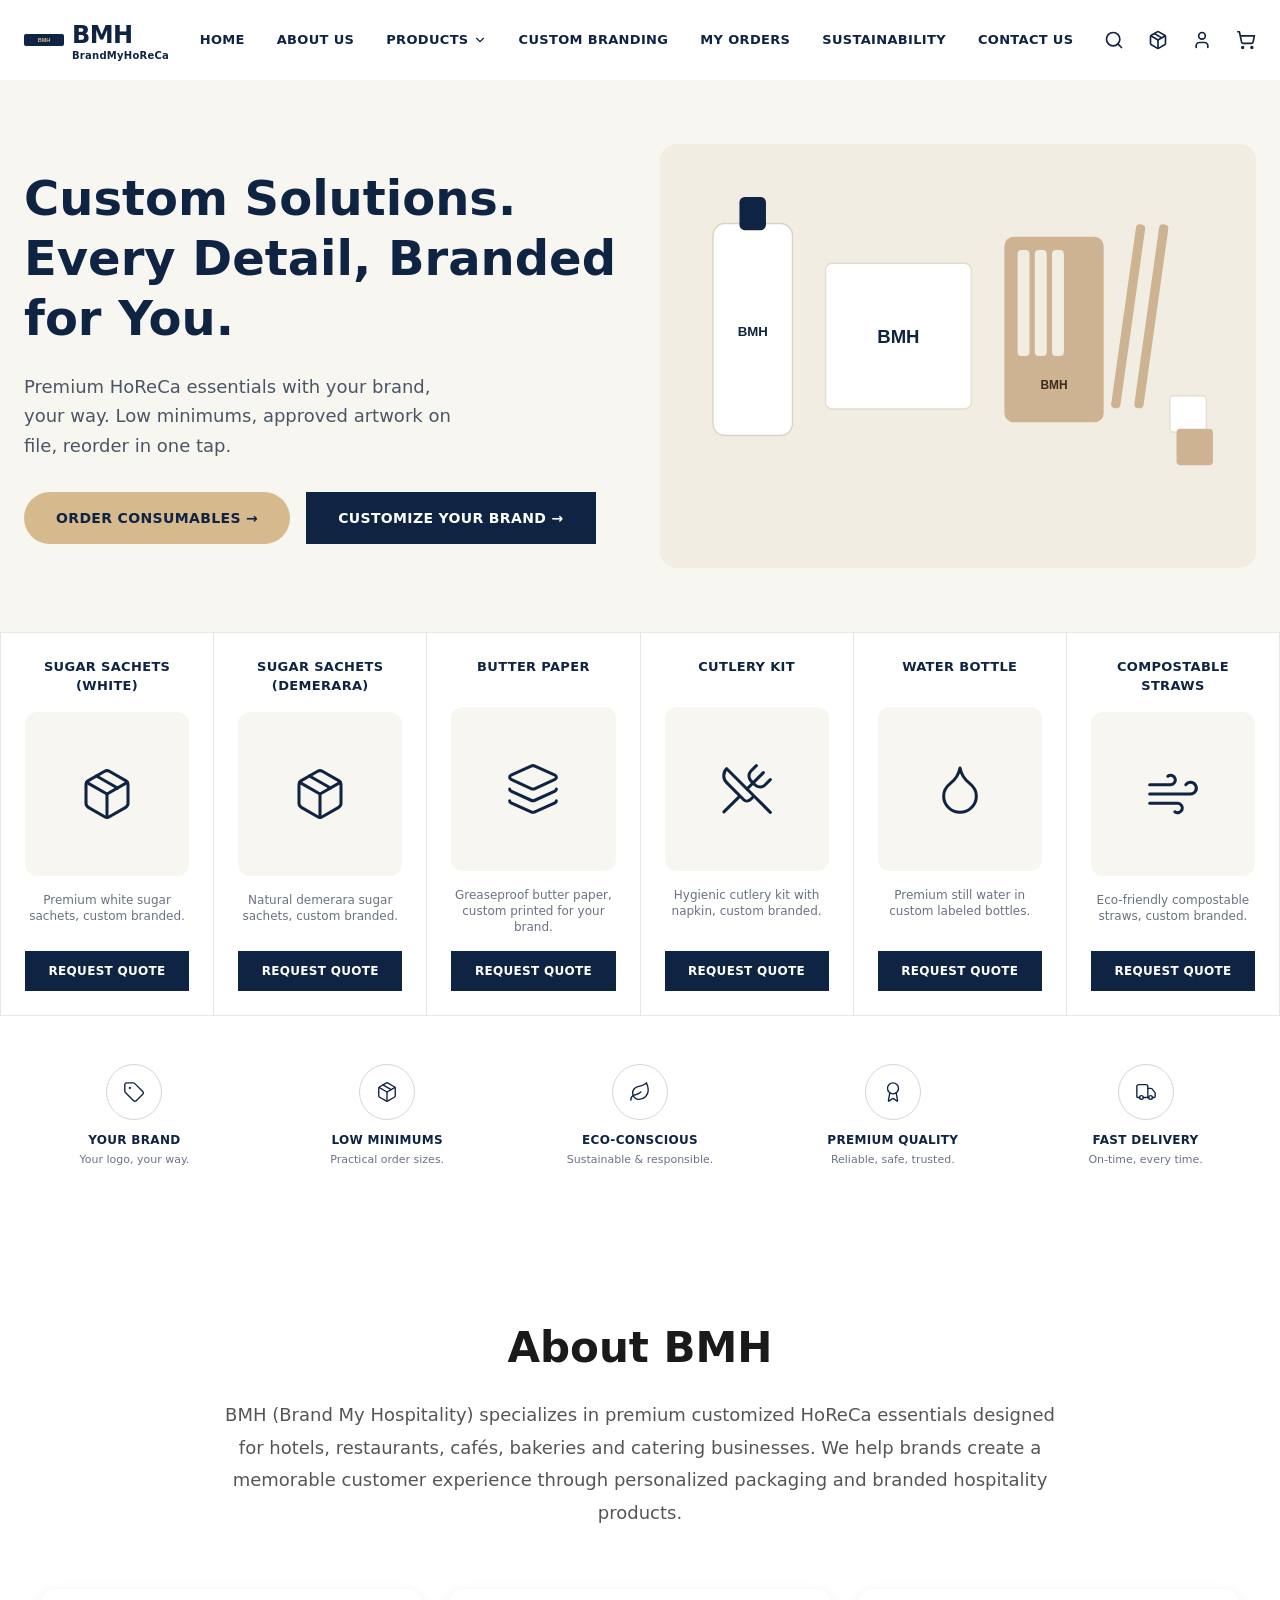
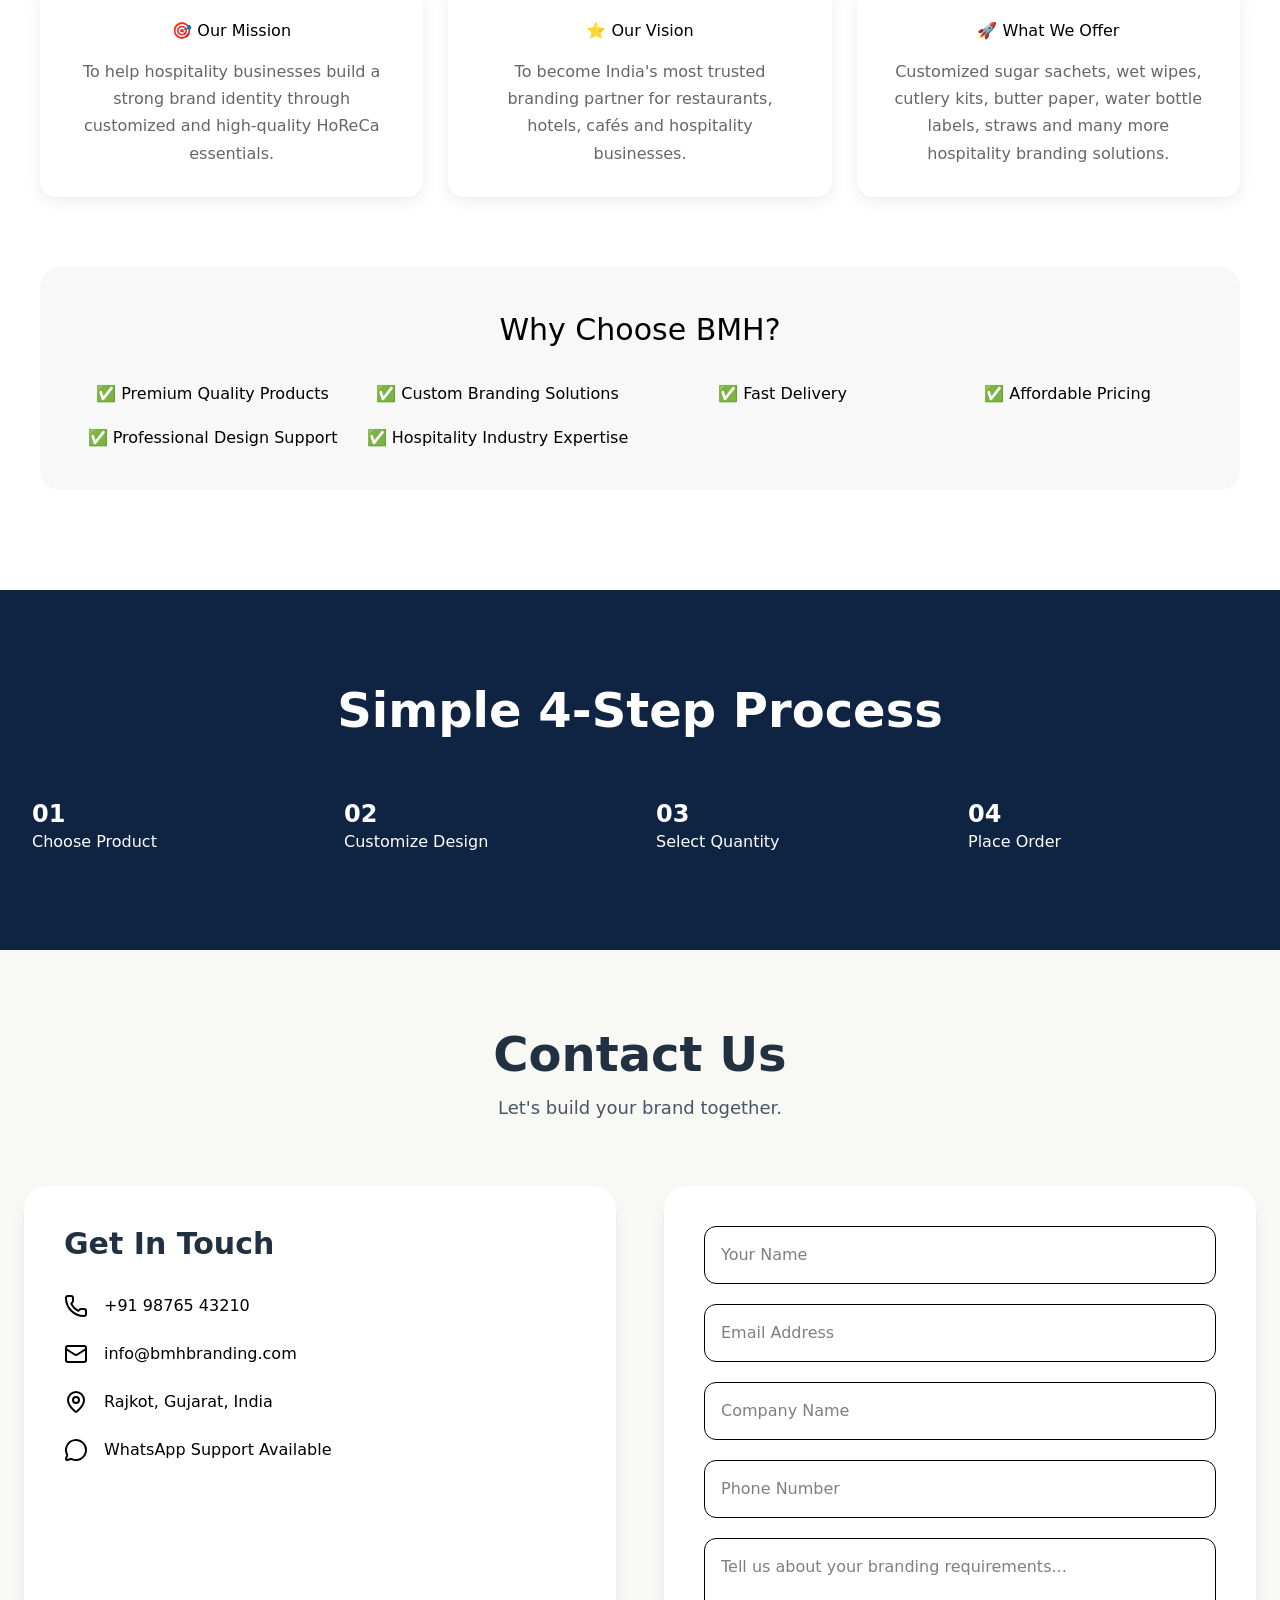
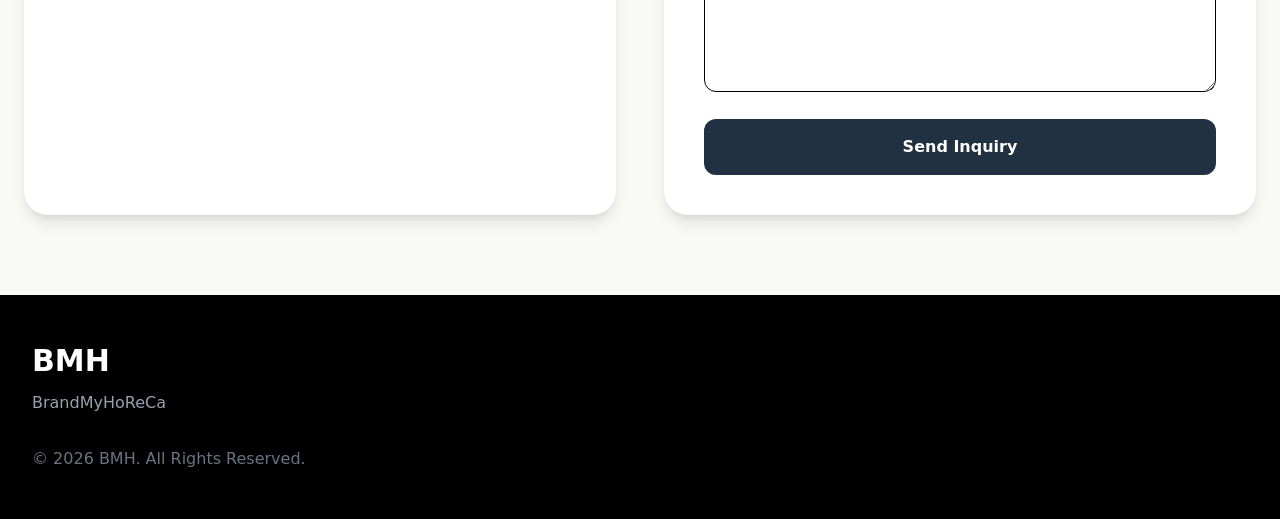
<file: app/index.html>
<!doctype html>
<html lang="en">
  <head>
    <meta charset="UTF-8" />
    <link rel="icon" type="image/png" href="icons/icon-192.png" />
    <meta name="viewport" content="width=device-width, initial-scale=1.0" />
    <meta name="theme-color" content="#041128" />
    <link rel="manifest" href="manifest.webmanifest" />
    <link rel="apple-touch-icon" href="icons/icon-192.png" />
    <title>bmh</title>
    <script type="module" crossorigin src="./assets/index-DVo3zka_.js"></script>
    <link rel="stylesheet" crossorigin href="./assets/index-QNrs2u3I.css">
  </head>
  <body>
    <div id="root"></div>
  </body>
</html>
</file>
<file: app/assets/index-QNrs2u3I.css>
/*! tailwindcss v4.3.1 | MIT License | https://tailwindcss.com */
@layer properties{@supports (((-webkit-hyphens:none)) and (not (margin-trim:inline))) or ((-moz-orient:inline) and (not (color:rgb(from red r g b)))){*,:before,:after,::backdrop{--tw-rotate-x:initial;--tw-rotate-y:initial;--tw-rotate-z:initial;--tw-skew-x:initial;--tw-skew-y:initial;--tw-space-y-reverse:0;--tw-border-style:solid;--tw-leading:initial;--tw-font-weight:initial;--tw-tracking:initial;--tw-shadow:0 0 #0000;--tw-shadow-color:initial;--tw-shadow-alpha:100%;--tw-inset-shadow:0 0 #0000;--tw-inset-shadow-color:initial;--tw-inset-shadow-alpha:100%;--tw-ring-color:initial;--tw-ring-shadow:0 0 #0000;--tw-inset-ring-color:initial;--tw-inset-ring-shadow:0 0 #0000;--tw-ring-inset:initial;--tw-ring-offset-width:0px;--tw-ring-offset-color:#fff;--tw-ring-offset-shadow:0 0 #0000;--tw-outline-style:solid;--tw-scale-x:1;--tw-scale-y:1;--tw-scale-z:1}}}@layer theme{:root,:host{--font-sans:ui-sans-serif, system-ui, sans-serif, "Apple Color Emoji", "Segoe UI Emoji", "Segoe UI Symbol", "Noto Color Emoji";--font-mono:ui-monospace, SFMono-Regular, Menlo, Monaco, Consolas, "Liberation Mono", "Courier New", monospace;--color-red-50:oklch(97.1% .013 17.38);--color-red-200:oklch(88.5% .062 18.334);--color-red-600:oklch(57.7% .245 27.325);--color-gray-50:oklch(98.5% .002 247.839);--color-gray-100:oklch(96.7% .003 264.542);--color-gray-200:oklch(92.8% .006 264.531);--color-gray-300:oklch(87.2% .01 258.338);--color-gray-400:oklch(70.7% .022 261.325);--color-gray-500:oklch(55.1% .027 264.364);--color-gray-600:oklch(44.6% .03 256.802);--color-black:#000;--color-white:#fff;--spacing:.25rem;--container-md:28rem;--container-4xl:56rem;--container-7xl:80rem;--text-xs:.75rem;--text-xs--line-height:calc(1 / .75);--text-sm:.875rem;--text-sm--line-height:calc(1.25 / .875);--text-lg:1.125rem;--text-lg--line-height:calc(1.75 / 1.125);--text-xl:1.25rem;--text-xl--line-height:calc(1.75 / 1.25);--text-2xl:1.5rem;--text-2xl--line-height:calc(2 / 1.5);--text-3xl:1.875rem;--text-3xl--line-height:calc(2.25 / 1.875);--text-4xl:2.25rem;--text-4xl--line-height:calc(2.5 / 2.25);--text-5xl:3rem;--text-5xl--line-height:1;--font-weight-medium:500;--font-weight-semibold:600;--font-weight-bold:700;--font-weight-extrabold:800;--tracking-tight:-.025em;--tracking-wide:.025em;--leading-tight:1.25;--leading-relaxed:1.625;--radius-lg:.5rem;--radius-xl:.75rem;--radius-2xl:1rem;--radius-3xl:1.5rem;--default-transition-duration:.15s;--default-transition-timing-function:cubic-bezier(.4, 0, .2, 1);--default-font-family:var(--font-sans);--default-mono-font-family:var(--font-mono)}}@layer base{*,:after,:before,::backdrop{box-sizing:border-box;border:0 solid;margin:0;padding:0}::file-selector-button{box-sizing:border-box;border:0 solid;margin:0;padding:0}html,:host{-webkit-text-size-adjust:100%;tab-size:4;line-height:1.5;font-family:var(--default-font-family,ui-sans-serif, system-ui, sans-serif, "Apple Color Emoji", "Segoe UI Emoji", "Segoe UI Symbol", "Noto Color Emoji");font-feature-settings:var(--default-font-feature-settings,normal);font-variation-settings:var(--default-font-variation-settings,normal);-webkit-tap-highlight-color:transparent}hr{height:0;color:inherit;border-top-width:1px}abbr:where([title]){-webkit-text-decoration:underline dotted;text-decoration:underline dotted}h1,h2,h3,h4,h5,h6{font-size:inherit;font-weight:inherit}a{color:inherit;-webkit-text-decoration:inherit;-webkit-text-decoration:inherit;-webkit-text-decoration:inherit;-webkit-text-decoration:inherit;text-decoration:inherit}b,strong{font-weight:bolder}code,kbd,samp,pre{font-family:var(--default-mono-font-family,ui-monospace, SFMono-Regular, Menlo, Monaco, Consolas, "Liberation Mono", "Courier New", monospace);font-feature-settings:var(--default-mono-font-feature-settings,normal);font-variation-settings:var(--default-mono-font-variation-settings,normal);font-size:1em}small{font-size:80%}sub,sup{vertical-align:baseline;font-size:75%;line-height:0;position:relative}sub{bottom:-.25em}sup{top:-.5em}table{text-indent:0;border-color:inherit;border-collapse:collapse}:-moz-focusring{outline:auto}progress{vertical-align:baseline}summary{display:list-item}ol,ul,menu{list-style:none}img,svg,video,canvas,audio,iframe,embed,object{vertical-align:middle;display:block}img,video{max-width:100%;height:auto}button,input,select,optgroup,textarea{font:inherit;font-feature-settings:inherit;font-variation-settings:inherit;letter-spacing:inherit;color:inherit;opacity:1;background-color:#0000;border-radius:0}::file-selector-button{font:inherit;font-feature-settings:inherit;font-variation-settings:inherit;letter-spacing:inherit;color:inherit;opacity:1;background-color:#0000;border-radius:0}:where(select:is([multiple],[size])) optgroup{font-weight:bolder}:where(select:is([multiple],[size])) optgroup option{padding-inline-start:20px}::file-selector-button{margin-inline-end:4px}::placeholder{opacity:1}@supports (not ((-webkit-appearance:-apple-pay-button))) or (contain-intrinsic-size:1px){::placeholder{color:currentColor}@supports (color:color-mix(in lab, red, red)){::placeholder{color:color-mix(in oklab, currentcolor 50%, transparent)}}}textarea{resize:vertical}::-webkit-search-decoration{-webkit-appearance:none}::-webkit-date-and-time-value{min-height:1lh;text-align:inherit}::-webkit-datetime-edit{display:inline-flex}::-webkit-datetime-edit-fields-wrapper{padding:0}::-webkit-datetime-edit{padding-block:0}::-webkit-datetime-edit-year-field{padding-block:0}::-webkit-datetime-edit-month-field{padding-block:0}::-webkit-datetime-edit-day-field{padding-block:0}::-webkit-datetime-edit-hour-field{padding-block:0}::-webkit-datetime-edit-minute-field{padding-block:0}::-webkit-datetime-edit-second-field{padding-block:0}::-webkit-datetime-edit-millisecond-field{padding-block:0}::-webkit-datetime-edit-meridiem-field{padding-block:0}::-webkit-calendar-picker-indicator{line-height:1}:-moz-ui-invalid{box-shadow:none}button,input:where([type=button],[type=reset],[type=submit]){appearance:button}::file-selector-button{appearance:button}::-webkit-inner-spin-button{height:auto}::-webkit-outer-spin-button{height:auto}[hidden]:where(:not([hidden=until-found])){display:none!important}}@layer components;@layer utilities{.absolute{position:absolute}.fixed{position:fixed}.relative{position:relative}.static{position:static}.-top-2{top:calc(var(--spacing) * -2)}.top-0{top:0}.top-full{top:100%}.-right-2{right:calc(var(--spacing) * -2)}.left-0{left:0}.z-50{z-index:50}.mx-auto{margin-inline:auto}.mt-1{margin-top:var(--spacing)}.mt-3{margin-top:calc(var(--spacing) * 3)}.mt-4{margin-top:calc(var(--spacing) * 4)}.mt-6{margin-top:calc(var(--spacing) * 6)}.mt-8{margin-top:calc(var(--spacing) * 8)}.mr-1{margin-right:var(--spacing)}.mb-2{margin-bottom:calc(var(--spacing) * 2)}.mb-4{margin-bottom:calc(var(--spacing) * 4)}.mb-5{margin-bottom:calc(var(--spacing) * 5)}.mb-8{margin-bottom:calc(var(--spacing) * 8)}.mb-16{margin-bottom:calc(var(--spacing) * 16)}.-ml-1{margin-left:calc(var(--spacing) * -1)}.block{display:block}.flex{display:flex}.grid{display:grid}.hidden{display:none}.inline-block{display:inline-block}.inline-flex{display:inline-flex}.aspect-square{aspect-ratio:1}.h-4{height:calc(var(--spacing) * 4)}.h-10{height:calc(var(--spacing) * 10)}.h-14{height:calc(var(--spacing) * 14)}.h-16{height:calc(var(--spacing) * 16)}.h-20{height:calc(var(--spacing) * 20)}.min-h-\[34px\]{min-height:34px}.min-h-screen{min-height:100vh}.w-10{width:calc(var(--spacing) * 10)}.w-14{width:calc(var(--spacing) * 14)}.w-16{width:calc(var(--spacing) * 16)}.w-full{width:100%}.max-w-4xl{max-width:var(--container-4xl)}.max-w-7xl{max-width:var(--container-7xl)}.max-w-md{max-width:var(--container-md)}.min-w-4{min-width:calc(var(--spacing) * 4)}.min-w-\[180px\]{min-width:180px}.flex-1{flex:1}.transform{transform:var(--tw-rotate-x,) var(--tw-rotate-y,) var(--tw-rotate-z,) var(--tw-skew-x,) var(--tw-skew-y,)}.cursor-pointer{cursor:pointer}.resize{resize:both}.grid-cols-1{grid-template-columns:repeat(1,minmax(0,1fr))}.grid-cols-2{grid-template-columns:repeat(2,minmax(0,1fr))}.flex-col{flex-direction:column}.flex-wrap{flex-wrap:wrap}.items-center{align-items:center}.justify-between{justify-content:space-between}.justify-center{justify-content:center}.gap-1{gap:var(--spacing)}.gap-2{gap:calc(var(--spacing) * 2)}.gap-3{gap:calc(var(--spacing) * 3)}.gap-4{gap:calc(var(--spacing) * 4)}.gap-6{gap:calc(var(--spacing) * 6)}.gap-8{gap:calc(var(--spacing) * 8)}.gap-10{gap:calc(var(--spacing) * 10)}.gap-12{gap:calc(var(--spacing) * 12)}:where(.space-y-5>:not(:last-child)){--tw-space-y-reverse:0;margin-block-start:calc(calc(var(--spacing) * 5) * var(--tw-space-y-reverse));margin-block-end:calc(calc(var(--spacing) * 5) * calc(1 - var(--tw-space-y-reverse)))}:where(.space-y-6>:not(:last-child)){--tw-space-y-reverse:0;margin-block-start:calc(calc(var(--spacing) * 6) * var(--tw-space-y-reverse));margin-block-end:calc(calc(var(--spacing) * 6) * calc(1 - var(--tw-space-y-reverse)))}.rounded-2xl{border-radius:var(--radius-2xl)}.rounded-3xl{border-radius:var(--radius-3xl)}.rounded-full{border-radius:3.40282e38px}.rounded-lg{border-radius:var(--radius-lg)}.rounded-xl{border-radius:var(--radius-xl)}.border{border-style:var(--tw-border-style);border-width:1px}.border-t{border-top-style:var(--tw-border-style);border-top-width:1px}.border-r{border-right-style:var(--tw-border-style);border-right-width:1px}.border-b{border-bottom-style:var(--tw-border-style);border-bottom-width:1px}.border-l{border-left-style:var(--tw-border-style);border-left-width:1px}.border-gray-50{border-color:var(--color-gray-50)}.border-gray-100{border-color:var(--color-gray-100)}.border-gray-200{border-color:var(--color-gray-200)}.border-gray-300{border-color:var(--color-gray-300)}.border-red-200{border-color:var(--color-red-200)}.bg-\[\#0f2343\]{background-color:#0f2343}.bg-\[\#223142\]{background-color:#223142}.bg-\[\#d6b98c\]{background-color:#d6b98c}.bg-\[\#f8f6f0\]{background-color:#f8f6f0}.bg-\[\#f8f8f4\]{background-color:#f8f8f4}.bg-black{background-color:var(--color-black)}.bg-red-50{background-color:var(--color-red-50)}.bg-white{background-color:var(--color-white)}.p-3{padding:calc(var(--spacing) * 3)}.p-4{padding:calc(var(--spacing) * 4)}.p-6{padding:calc(var(--spacing) * 6)}.p-10{padding:calc(var(--spacing) * 10)}.px-0\.5{padding-inline:calc(var(--spacing) * .5)}.px-4{padding-inline:calc(var(--spacing) * 4)}.px-6{padding-inline:calc(var(--spacing) * 6)}.px-8{padding-inline:calc(var(--spacing) * 8)}.py-2{padding-block:calc(var(--spacing) * 2)}.py-3{padding-block:calc(var(--spacing) * 3)}.py-4{padding-block:calc(var(--spacing) * 4)}.py-12{padding-block:calc(var(--spacing) * 12)}.py-16{padding-block:calc(var(--spacing) * 16)}.py-20{padding-block:calc(var(--spacing) * 20)}.py-24{padding-block:calc(var(--spacing) * 24)}.pt-20{padding-top:calc(var(--spacing) * 20)}.text-center{text-align:center}.text-2xl{font-size:var(--text-2xl);line-height:var(--tw-leading,var(--text-2xl--line-height))}.text-3xl{font-size:var(--text-3xl);line-height:var(--tw-leading,var(--text-3xl--line-height))}.text-4xl{font-size:var(--text-4xl);line-height:var(--tw-leading,var(--text-4xl--line-height))}.text-5xl{font-size:var(--text-5xl);line-height:var(--tw-leading,var(--text-5xl--line-height))}.text-lg{font-size:var(--text-lg);line-height:var(--tw-leading,var(--text-lg--line-height))}.text-sm{font-size:var(--text-sm);line-height:var(--tw-leading,var(--text-sm--line-height))}.text-xl{font-size:var(--text-xl);line-height:var(--tw-leading,var(--text-xl--line-height))}.text-xs{font-size:var(--text-xs);line-height:var(--tw-leading,var(--text-xs--line-height))}.text-\[10px\]{font-size:10px}.text-\[11px\]{font-size:11px}.text-\[13px\]{font-size:13px}.leading-none{--tw-leading:1;line-height:1}.leading-relaxed{--tw-leading:var(--leading-relaxed);line-height:var(--leading-relaxed)}.leading-tight{--tw-leading:var(--leading-tight);line-height:var(--leading-tight)}.font-bold{--tw-font-weight:var(--font-weight-bold);font-weight:var(--font-weight-bold)}.font-extrabold{--tw-font-weight:var(--font-weight-extrabold);font-weight:var(--font-weight-extrabold)}.font-medium{--tw-font-weight:var(--font-weight-medium);font-weight:var(--font-weight-medium)}.font-semibold{--tw-font-weight:var(--font-weight-semibold);font-weight:var(--font-weight-semibold)}.tracking-tight{--tw-tracking:var(--tracking-tight);letter-spacing:var(--tracking-tight)}.tracking-wide{--tw-tracking:var(--tracking-wide);letter-spacing:var(--tracking-wide)}.text-\[\#0f2343\]{color:#0f2343}.text-\[\#223142\]{color:#223142}.text-gray-400{color:var(--color-gray-400)}.text-gray-500{color:var(--color-gray-500)}.text-gray-600{color:var(--color-gray-600)}.text-red-600{color:var(--color-red-600)}.text-white{color:var(--color-white)}.normal-case{text-transform:none}.uppercase{text-transform:uppercase}.shadow-lg{--tw-shadow:0 10px 15px -3px var(--tw-shadow-color,#0000001a), 0 4px 6px -4px var(--tw-shadow-color,#0000001a);box-shadow:var(--tw-inset-shadow), var(--tw-inset-ring-shadow), var(--tw-ring-offset-shadow), var(--tw-ring-shadow), var(--tw-shadow)}.outline{outline-style:var(--tw-outline-style);outline-width:1px}.transition{transition-property:color,background-color,border-color,outline-color,text-decoration-color,fill,stroke,--tw-gradient-from,--tw-gradient-via,--tw-gradient-to,opacity,box-shadow,transform,translate,scale,rotate,filter,-webkit-backdrop-filter,backdrop-filter,display,content-visibility,overlay,pointer-events;transition-timing-function:var(--tw-ease,var(--default-transition-timing-function));transition-duration:var(--tw-duration,var(--default-transition-duration))}@media (hover:hover){.group-hover\:block:is(:where(.group):hover *){display:block}}.last\:border-0:last-child{border-style:var(--tw-border-style);border-width:0}@media (hover:hover){.hover\:scale-105:hover{--tw-scale-x:105%;--tw-scale-y:105%;--tw-scale-z:105%;scale:var(--tw-scale-x) var(--tw-scale-y)}.hover\:bg-gray-50:hover{background-color:var(--color-gray-50)}.hover\:text-\[\#b9925f\]:hover{color:#b9925f}.hover\:opacity-70:hover{opacity:.7}.hover\:opacity-90:hover{opacity:.9}}@media (width>=40rem){.sm\:grid-cols-2{grid-template-columns:repeat(2,minmax(0,1fr))}}@media (width>=48rem){.md\:flex{display:flex}.md\:hidden{display:none}.md\:grid-cols-2{grid-template-columns:repeat(2,minmax(0,1fr))}.md\:grid-cols-3{grid-template-columns:repeat(3,minmax(0,1fr))}.md\:grid-cols-4{grid-template-columns:repeat(4,minmax(0,1fr))}.md\:grid-cols-5{grid-template-columns:repeat(5,minmax(0,1fr))}.md\:text-5xl{font-size:var(--text-5xl);line-height:var(--tw-leading,var(--text-5xl--line-height))}}@media (width>=64rem){.lg\:grid-cols-6{grid-template-columns:repeat(6,minmax(0,1fr))}}}:root{--text:#6b6375;--text-h:#08060d;--bg:#fff}@media (width<=480px){.bmh-btn-block{text-align:center;justify-content:center;width:100%}}@property --tw-rotate-x{syntax:"*";inherits:false}@property --tw-rotate-y{syntax:"*";inherits:false}@property --tw-rotate-z{syntax:"*";inherits:false}@property --tw-skew-x{syntax:"*";inherits:false}@property --tw-skew-y{syntax:"*";inherits:false}@property --tw-space-y-reverse{syntax:"*";inherits:false;initial-value:0}@property --tw-border-style{syntax:"*";inherits:false;initial-value:solid}@property --tw-leading{syntax:"*";inherits:false}@property --tw-font-weight{syntax:"*";inherits:false}@property --tw-tracking{syntax:"*";inherits:false}@property --tw-shadow{syntax:"*";inherits:false;initial-value:0 0 #0000}@property --tw-shadow-color{syntax:"*";inherits:false}@property --tw-shadow-alpha{syntax:"<percentage>";inherits:false;initial-value:100%}@property --tw-inset-shadow{syntax:"*";inherits:false;initial-value:0 0 #0000}@property --tw-inset-shadow-color{syntax:"*";inherits:false}@property --tw-inset-shadow-alpha{syntax:"<percentage>";inherits:false;initial-value:100%}@property --tw-ring-color{syntax:"*";inherits:false}@property --tw-ring-shadow{syntax:"*";inherits:false;initial-value:0 0 #0000}@property --tw-inset-ring-color{syntax:"*";inherits:false}@property --tw-inset-ring-shadow{syntax:"*";inherits:false;initial-value:0 0 #0000}@property --tw-ring-inset{syntax:"*";inherits:false}@property --tw-ring-offset-width{syntax:"<length>";inherits:false;initial-value:0}@property --tw-ring-offset-color{syntax:"*";inherits:false;initial-value:#fff}@property --tw-ring-offset-shadow{syntax:"*";inherits:false;initial-value:0 0 #0000}@property --tw-outline-style{syntax:"*";inherits:false;initial-value:solid}@property --tw-scale-x{syntax:"*";inherits:false;initial-value:1}@property --tw-scale-y{syntax:"*";inherits:false;initial-value:1}@property --tw-scale-z{syntax:"*";inherits:false;initial-value:1}
</file>
